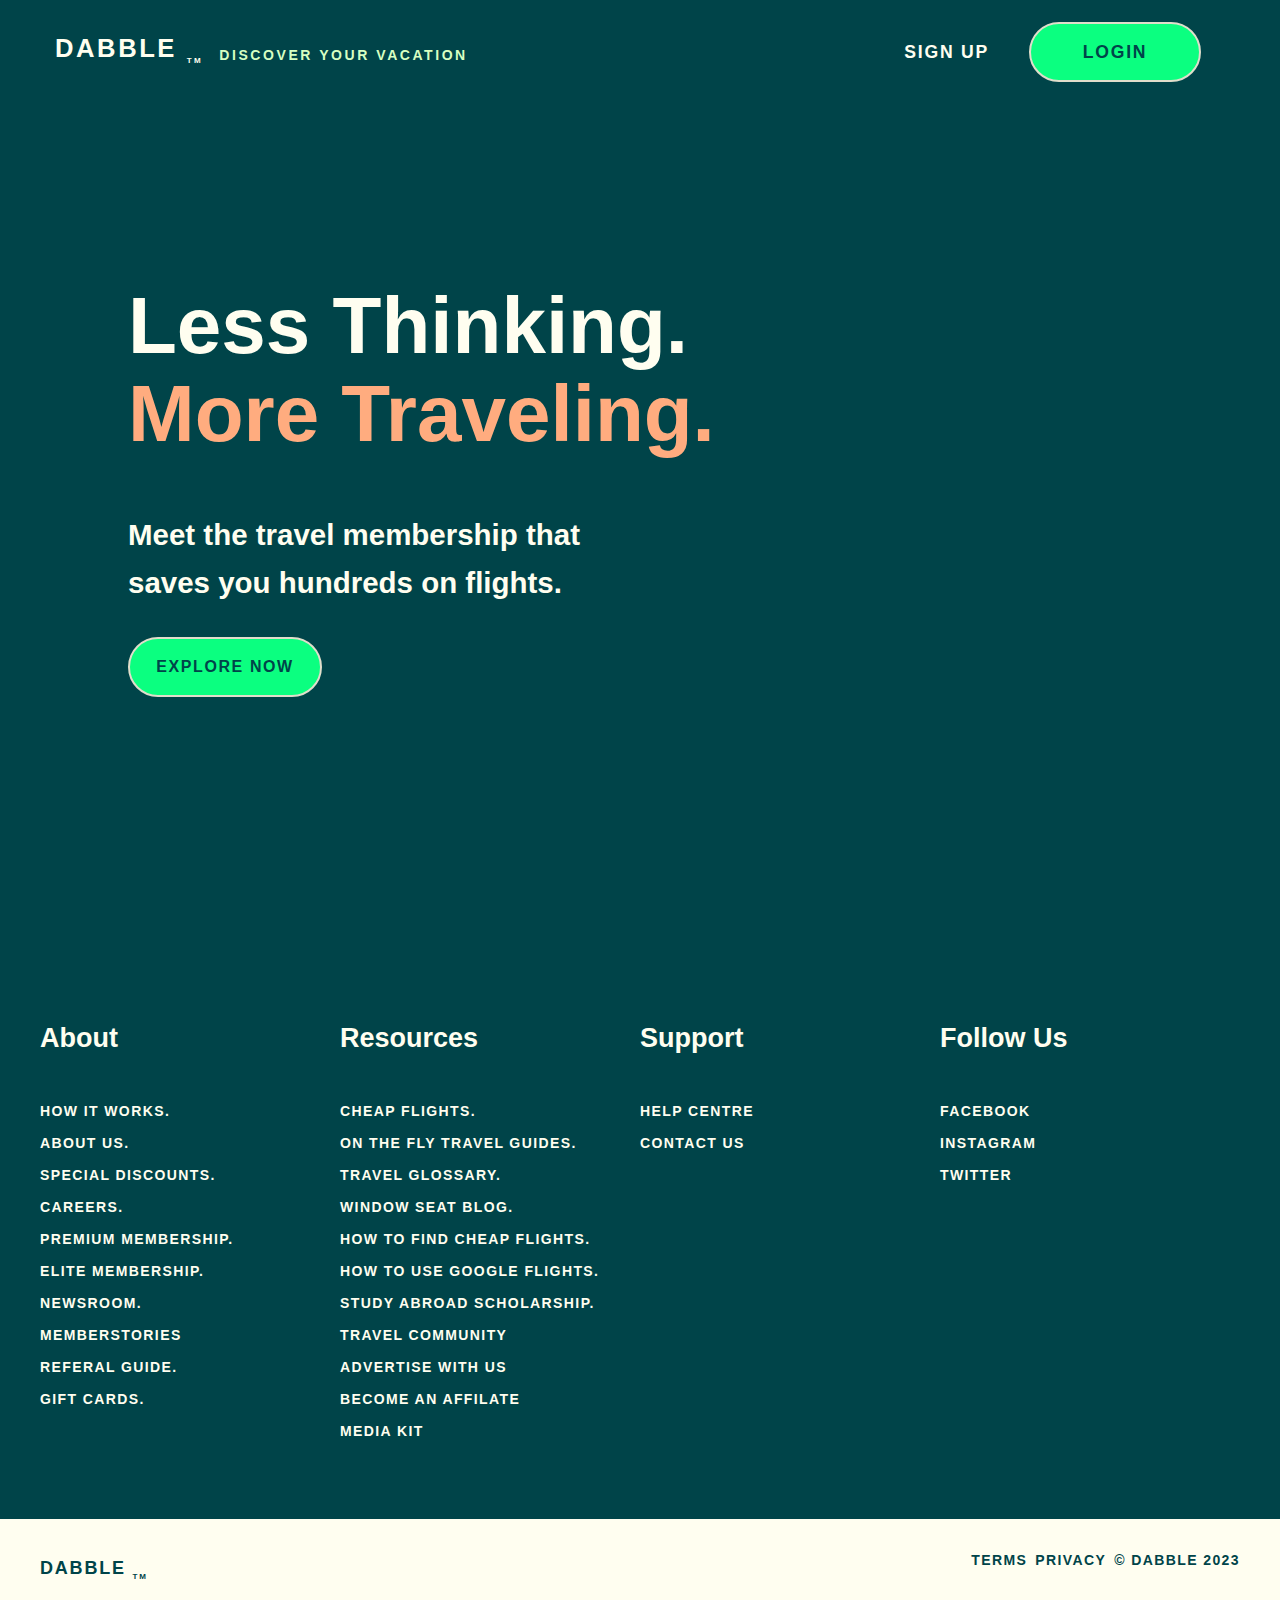
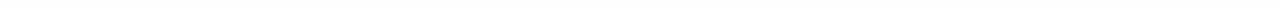
<file: index.html>
<!DOCTYPE html>
<html lang="en">
<head>
    <meta charset="UTF-8">
    <meta http-equiv="X-UA-Compatible" content="IE=edge">
    <meta name="viewport" content="width=>, initial-scale=1.0">
    <title>Dabble | Home</title>
    <link rel="stylesheet" href="stylehome.css">
    <link rel="icon" href="logo.png" type="image/x-icon">
</head>
<body>
    <header class="header">
        <div class="outmost">
            <div class="inner">
                <div class="img" style="color: #FFFFF0;">
                    <span> Dabble <sub style="font-size: 0.5rem;  font-weight: bolder;">tm</sub></span>
                    <span class="text">Discover your vacation</span>
                </div>
                <div class="rightside">
                    <a href="signup.html"><span class="button">Sign Up</span></a>
                    <a href="slogin.html" class="button_l"><span>Login</span></a>
                </div>
            </div>
        </div>
    </header>

    <div class="top_land">
        <div class="holder">
            <div class="welcome">
                <div class="top">
                    <h1>
                        Less Thinking.
                        <div class="in">
                            More Traveling.
                        </div>
                    </h1>
                </div>
                <div class="subtext">
                    <h3>
                        Meet the travel membership that<br> saves you hundreds on flights.
                    </h3>
                </div>
                <div class="button_l">
                    <span>Explore Now</span>
                </div>
            </div>
        </div>
        
    </div>
    <footer class="container">
        <div class="outer">
            <div class="columns">
                <div class="column">
                    <div class="head"><h2>About</h2></div>
                    <a href="#">How it Works.</a>
                    <a href="#">About Us.</a>
                    <a href="#">Special Discounts.</a>
                    <a href="#">Careers.</a>
                    <a href="#">Premium Membership.</a>
                    <a href="#">Elite Membership.</a>
                    <a href="#">Newsroom.</a>
                    <a href="#">MemberStories</a>
                    <a href="#"> Referal Guide.</a>
                    <a href="#">Gift Cards.</a>
                </div>
                <div class="column">
                    <div class="head"><h2>Resources</h2></div>
                    <a href="#">Cheap Flights.</a>
                    <a href="#">On the Fly Travel Guides.</a>
                    <a href="#">Travel Glossary.</a>
                    <a href="#">Window Seat Blog.</a>
                    <a href="#">How to find Cheap Flights.</a>
                    <a href="#">How To use Google Flights.</a>
                    <a href="#">Study Abroad Scholarship.</a>
                    <a href="#">Travel Community</a>
                    <a href="#"> Advertise With Us</a>
                    <a href="#">Become an Affilate</a>
                    <a href="#"> Media Kit</a>
                </div>
                <div class="column">
                    <div class="head"><h2>Support</h2></div>
                    <a href="#">Help centre</a>
                    <a href="#">Contact Us</a>
                </div>
                <div class="column">
                    <div class="head"><h2>Follow Us</h2></div>
                    <a href="#">Facebook</a>
                    <a href="#">Instagram</a>
                    <a href="#">Twitter</a>
                </div>
            </div>
        </div>
        <div class="bottom">
            <div class="out">
                <div class="img">
                    <span>Dabble <sub style="font-size: 0.5rem;  font-weight: bolder;">tm</sub></span>
                </div>
                <div class="corner">
                    <a href="#">
                        <span>Terms</span>
                    </a>
                    <a href="#">
                        <span>Privacy</span>
                    </a>
                    <a href="#">
                        <span>© Dabble 2023</span>
                    </a>
                </div>
            </div>

        </div>
    </footer>
</body>
</html>
</file>
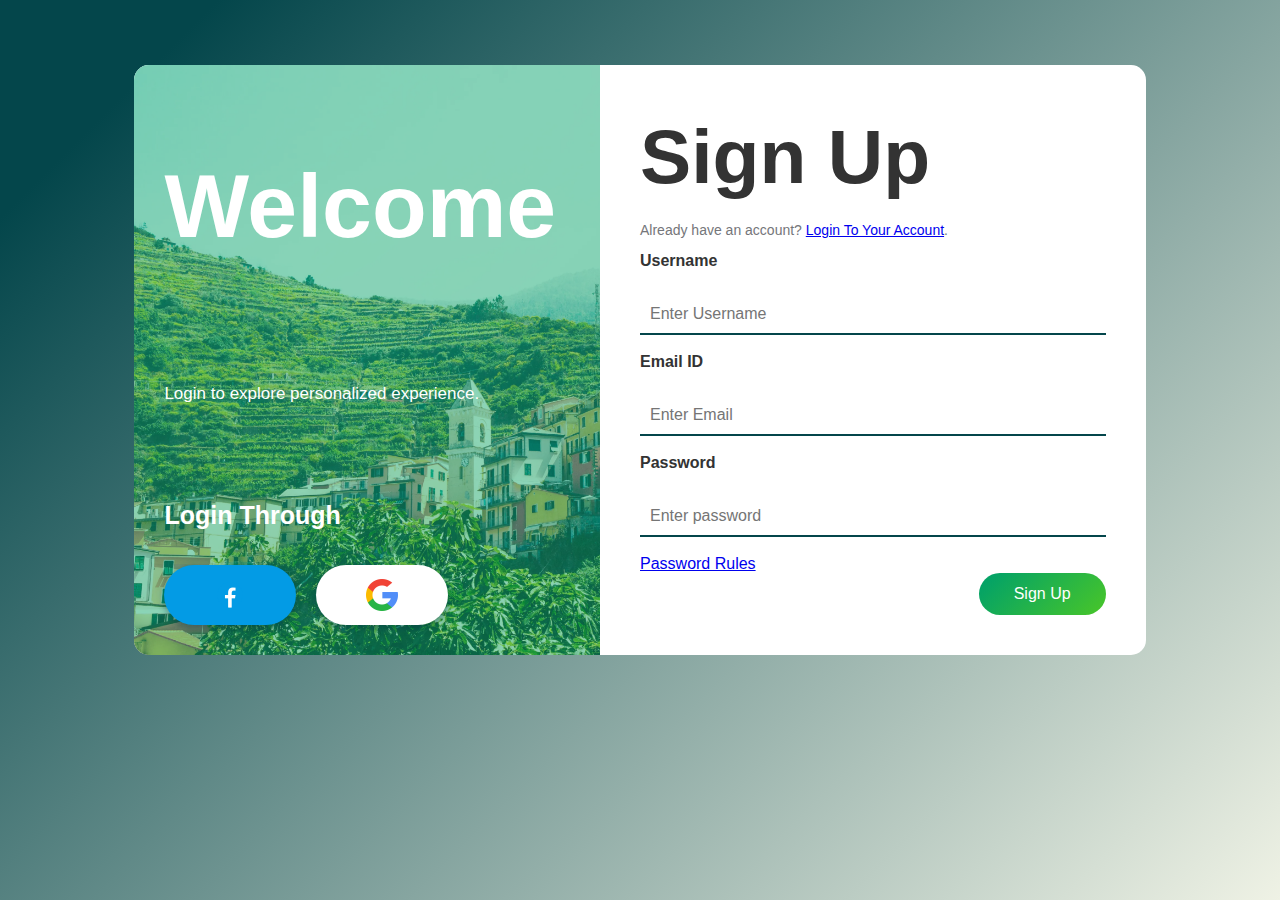
<file: signup.html>
<html lang="en">
<head>
    <meta charset="UTF-8">
    <meta http-equiv="X-UA-Compatible" content="IE=edge">
    <meta name="viewport" content="width=device-width, initial-scale=1.0">
    <title>Dabble | SignUp</title>
    <link rel="stylesheet" href="style.css">
    <script src="scriptreg.js"></script>
    <link rel="icon" href="logo.png" type="image/x-icon">
</head>
<body>
    <!-- <h2>Login</h2> -->
    <form onsubmit="return cheeckForm()">
    <div class="container" style="height:auto;">
        <div class="left">
            <div class="over">
                <h1>Welcome</h1>
                <p>Login to explore personalized experience.</p>
                <span>
                    <p>Login Through</p>
                    <a id="fb" href="#"><img src="icons8-facebook-32.png"></a>
                    <a id ="goog" href="#"><img src="search.png"></a>
                </span>
            </div>
        </div>
        <div class="right" style="width:50%;">
            <h1>Sign Up</h1>
            <p>Already have an account? <a href="slogin.html">Login To Your Account</a>.</p>
            <div class="field">
                <label><b>Username</b></label>
                <input type="text" placeholder="Enter Username" name="uname" id="uname">
            </div>
            <br>
            <div class="field">
                <label><b>Email ID</b></label>
                <input type="email" placeholder="Enter Email" name="uname" id="eml">
            </div>
            <br>
            <div class="field">
                <label><b>Password</b></label>
                <input type="password" placeholder="Enter password" name="psw" id="pwd">
            </div>
            <br>
            <label><a href="#">Password Rules</a></label>
            <div class="button">
                <button type="submit">Sign Up</button>
            </div>
        </div>
    </div>
</form>
</body>
</html>
</file>
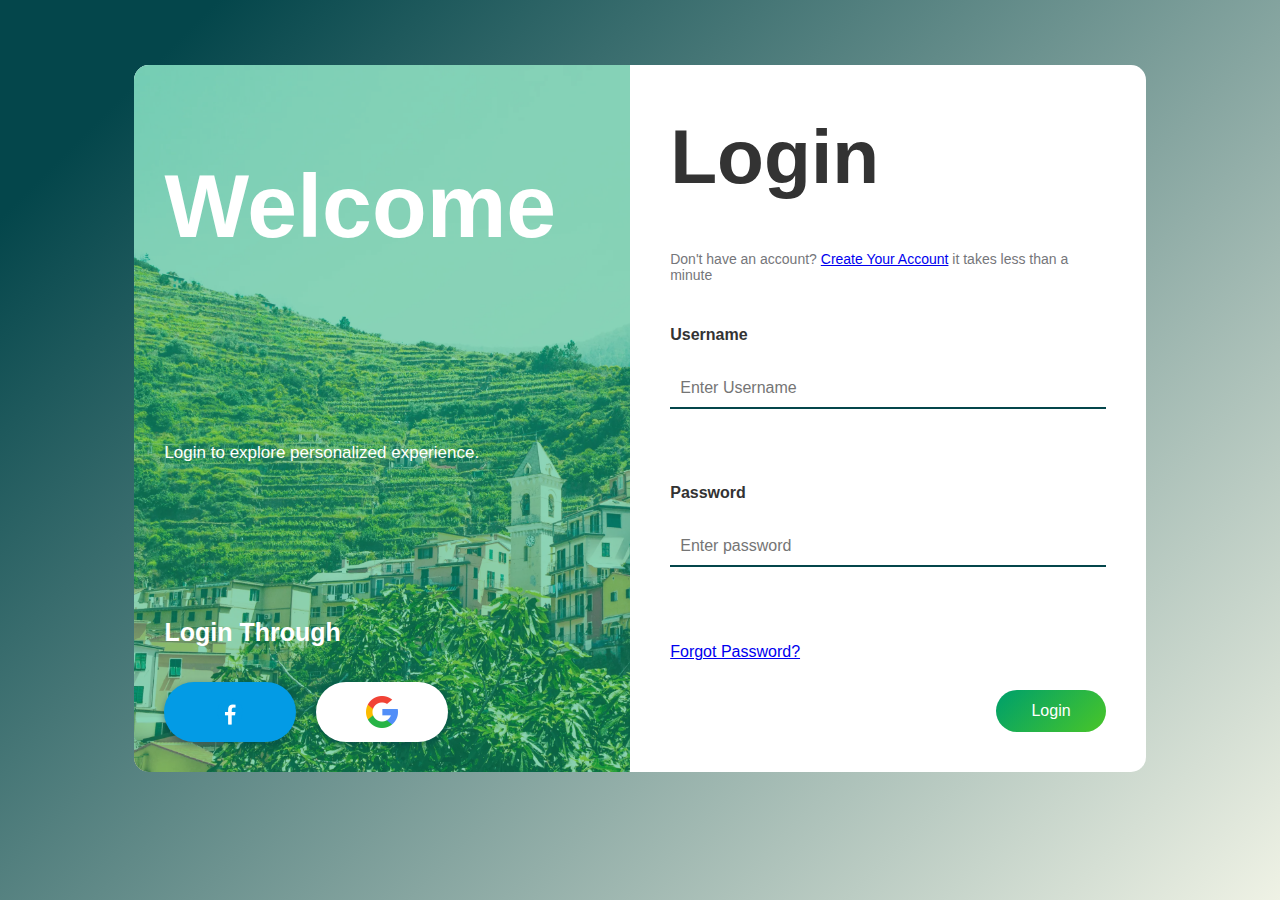
<file: slogin.html>
<html lang="en">
<head>
    <meta charset="UTF-8">
    <meta http-equiv="X-UA-Compatible" content="IE=edge">
    <meta name="viewport" content="width=device-width, initial-scale=1.0">
    <title>Dabble | Login</title>
    <link rel="stylesheet" href="style.css">
    <link rel="icon" href="logo.png" type="image/x-icon">
    <script src="script.js"></script>
</head>
<body>
    <!-- <h2>Login</h2> -->
    <form onsubmit="return cheeckForm()">
    <div class="container">
        <div class="left">
            <div class="over">
                <h1>Welcome</h1>
                <p>Login to explore personalized experience.</p>
                <span>
                    <p>Login Through</p>
                    <a id="fb" href="#"><img src="icons8-facebook-32.png"></a>
                    <a id ="goog" href="#"><img src="search.png"></a>
                </span>
            </div>
        </div>
        <div class="right">
            <h1>Login</h1>
            <p>Don't have an account? <a href="signup.html">Create Your Account</a> it takes less than a minute</p>
            <div class="field">
                <label><b>Username</b></label>
                <input type="text" placeholder="Enter Username" name="uname" id="uname">
            </div>
            <br>
            <div class="field">
                <label><b>Password</b></label>
                <input type="password" placeholder="Enter password" name="psw" id="pwd">
            </div>
            <br>
            <label><a href="#">Forgot Password?</a></label>
            <div class="button">
                <button type="submit">Login</button>
            </div>
        </div>
    </div>
</form>
</body>
</html>
</file>
<file: stylehome.css>
body{
    margin: 0;
    padding: 0;
    background-color: #004449;
    font-family: 'Lucida Sans', 'Lucida Sans Regular', 'Lucida Grande', 'Lucida Sans Unicode', Geneva, Verdana, sans-serif;
}
/* Header */
.header{
    position: fixed;
    background-color :#004449;
    display: flex;
    height: 104px;
    width: 100vw;
    justify-content: center;
}
.header .outmost{
    width: 100%;
    max-width: 1200px;
    margin: 0;
    align-items: center;
}
.header .outmost .inner{
    display: flex;
    padding: 15px;
    justify-content: space-between;
    gap: 16px;
    margin-right: 24px;
    /* margin-bottom: 230px; */
    position: relative;
}
.header .outmost .inner .img{
    margin-bottom: 20px;
    font-size: 1.6rem;
    gap: 16px;
}
.header .outmost .inner .img .text{
    color: #D7FFC2;
    font-size: 0.875rem;
}
.header .outmost .inner .rightside{
    display: flex;
    align-items: center;
    flex: 0 0 auto;
    gap: 16px;
}
.header .outmost .inner .rightside a{
    text-decoration: none;
    cursor: pointer;
    font-size: 1.1rem;
    font-weight: 600;
    letter-spacing: 0.10em;
    line-height: 1rem;
    text-transform: uppercase;
    
}
.button{
    padding: 14px 24px;
}
.button:hover{
    background-color: #D7FFC2;
    color: #004449;
    padding: 14px 24px;
    border-radius: 100vh;
}
.button_l{
    display: flex;
    background-color: #0BFF80;
    border-color: #0BFF80;
    color: #004449;
    min-width: 168px;
    min-height: 56px;
    align-items: center;
    justify-content: center;
    border-radius: 100vh;
    transition: transform 0.1s;
    border: 2px solid #e0decb;
}
.button_l:hover{
    background-color: #004449;
    color: #0BFF80;
    border: 2px solid;
}
/* Middle Area */

.top_land{
    padding: 128px;
    display: flex;
    max-width: 1200px;
    width: 100%;
    position: block;
}
.top_land .holder{
    background-color: #004449;
    align-items: center;
    display: flex;
    justify-content: flex-end;
    gap: 20px;
    padding: 10px 0;
}
.top_land .holder .welcome{
    padding: 90px 0;
}
.top_land .holder .welcome .top{
    color: #FFFEF0;
    margin-bottom: 24px;
    
}

.top_land .holder .welcome .top h1{
    line-height: 5.5rem;
    letter-spacing: normal;
    display: block;
    font-size: 5rem;
    font-weight: 600;
}
.top_land .holder .welcome .top .in{
    color: #FFAC7F;
}
.top_land .holder .welcome .subtext{
    position: block;
    color: #FFFEF0;
    margin-bottom: 24px;
    max-width: 800px;
    line-height: 3rem;
    letter-spacing: normal;
    display: block;
    font-size: 1.575rem;
    font-weight: 475;
}

.top_land .holder .welcome .button_l{
    width: 190px;
    cursor: pointer;
    font-size: 1rem;
    font-weight: 600;
    letter-spacing: 0.10em;
    line-height: 1rem;
    text-transform: uppercase;
}

/* Footer Area */
.container{
    background-color: #004449;
    overflow: hidden;
    
    
}
.outer{
    display: grid;
    grid-template-columns: repeat(auto-fit, minmax(162px,1fr));
    grid-gap: 24px 24px;
    width: 100%;
    
    max-width: 1200px;
    margin: 0 auto;
    padding: 64px 0 80px 0;
}

.columns{
    display: flex;
}
.columns .column{
    display: flex;
    align-items: flex-start;
    gap: 16px;
    width: 100%;
    
    flex-direction: column;
}
.head{
    color: #FFFEF0;
    letter-spacing: normal;
    line-height: 1.5rem;
    font-size: 1.125rem;
    font-weight: 600;
    margin-block-start: 0.83em;
    margin-block-end: 0.83em;
    margin-inline-start: 0px;
    margin-inline-end: 0px;
    
}
a{
    color: #FFFEF0;
    letter-spacing: 0.10em;
    text-decoration: none;
    font-size: 0.875rem;
    font-weight: 600;
    text-transform: uppercase;
}
/* Bottom group */
.bottom{
    background-color: #FFFEF0;
    padding: 16px 24px;
}
.bottom .out{
    display: flex;
    align-items: center;
    justify-content: space-between;
    gap: 24px;
    width: 100%;
    max-width: 1200px;
    margin: 0 auto;
}
.img{
    display: flex;
    margin-top: 25px;
    color: #004449;
    text-decoration: none;
    background-color: transparent;
    cursor: pointer;
    align-items: center;
    font-size: 1.125rem;
    font-weight: 600;
    letter-spacing: 0.10em;
    line-height: 1rem;
    text-transform: uppercase;
    
}
.bottom .out .corner{
    display: flex;
    align-items: center;
    justify-content: flex-end;
    gap: 8px;
}
.bottom .out .corner a{
    color: #004449;
    text-decoration: none;
    background-color: transparent;
    cursor: pointer;
    font-size: 0.875rem;
    font-weight: 600;
    letter-spacing: 0.10em;
    line-height: 1rem;
    text-transform: uppercase;
    
}
</file>
<file: style.css>
body {
    background-image: linear-gradient(135deg, #04464B 10%, #EFF2E5 100%);
    background-size: cover;
    background-repeat: no-repeat;
    background-attachment: fixed;
    font-family: "Open Sans", sans-serif;
    color: #333333;
  }
  img{
    width: 32px;
    height: 32px;
  }
.container{
    margin: 0 auto;
    margin-top: 65px;
    background: #FFFFFF;
    border-radius: 15px;
    width: 80%;
    height: 80%;
    overflow: hidden;
    display: flex;
    flex: 1 1 100%;
    align-items: stretch;
    justify-content: space-between;
}
.container div{
    height: auto;
}
.container .left{
    color: #FFFFFF;
    background-size: cover;
    background-repeat: no-repeat;
    overflow: hidden;
    box-sizing: border-box;
    width: 50%;
    background-image: url(paris-1.jpeg);
}

.container .left .over{
    
    display: flex;
    flex-direction: column;
    justify-content: space-between;
    padding: 30px;
    width: 100%;
    height: 100%;
    background: #05a36473;
    overflow: hidden;
    box-sizing: border-box;
}
.container .left .over h1{
    font-size: 7vmax;
}
.container .left .over p{
    font-size: 17px;
}
.container .left .over span p{
    margin-top: 30px;
    font-weight: 900;
    font-size: 25px;
}
.container .left .over span #fb{
    background: #039BE5;
    color: #FFFFFF;
    margin-top: 10px;
    padding: 14px 50px;
    border-radius: 100px;
    display: inline-block;
    box-shadow: 0 3px 6px 1px #042d4657;
    transition: transform 0.3s;
  }
  .container .left .over span #fb:hover{
    transform: scale(1.1);
  }
  .container .left .over span #goog{
    background: #ffffff;
    color: #FFFFFF;
    margin-left: 15px;
    margin-top: 10px;
    padding: 14px 50px;
    border-radius: 100px;
    display: inline-block;
    box-shadow: 0 3px 6px 1px #042d4657;
    transition: transform 0.3s;
  }
  .container .left .over span #goog:hover{
    transform: scale(1.1);
  }
.container .right{
    padding: 40px;
    overflow: hidden;
    display: flex;
    flex-direction: column;
    justify-content: space-between;
}
.container .right h1{
    font-size: 6vmax;
    line-height: 0;
}
.container .right p{
    font-size: 14px;
    color: #75767a;
}
.container .right .field{
    overflow: hidden;
}
.container .right input{
    width: 100%;
    padding: 10px;
    margin-top: 25px;
    font-size: 16px;
    border: none;
    outline: none;
    border-bottom: 2px solid #04464B;

}
.container .right button{
    float: right;
    color: #fff;
    font-size: 16px;
    padding: 12px 35px;
    border-radius: 50px;
    display: inline-block;
    border: 0;
    outline: 0;
    cursor: pointer;
    transition: transform 0.3s;
    background-image: linear-gradient(135deg, #05A365 10%, #49C628 100%);
}
.container .right button:hover{
    transform: scale(1.1);
}
label{
    display: block;
    position: relative;
    font-family: sans-serif;
}
</file>
